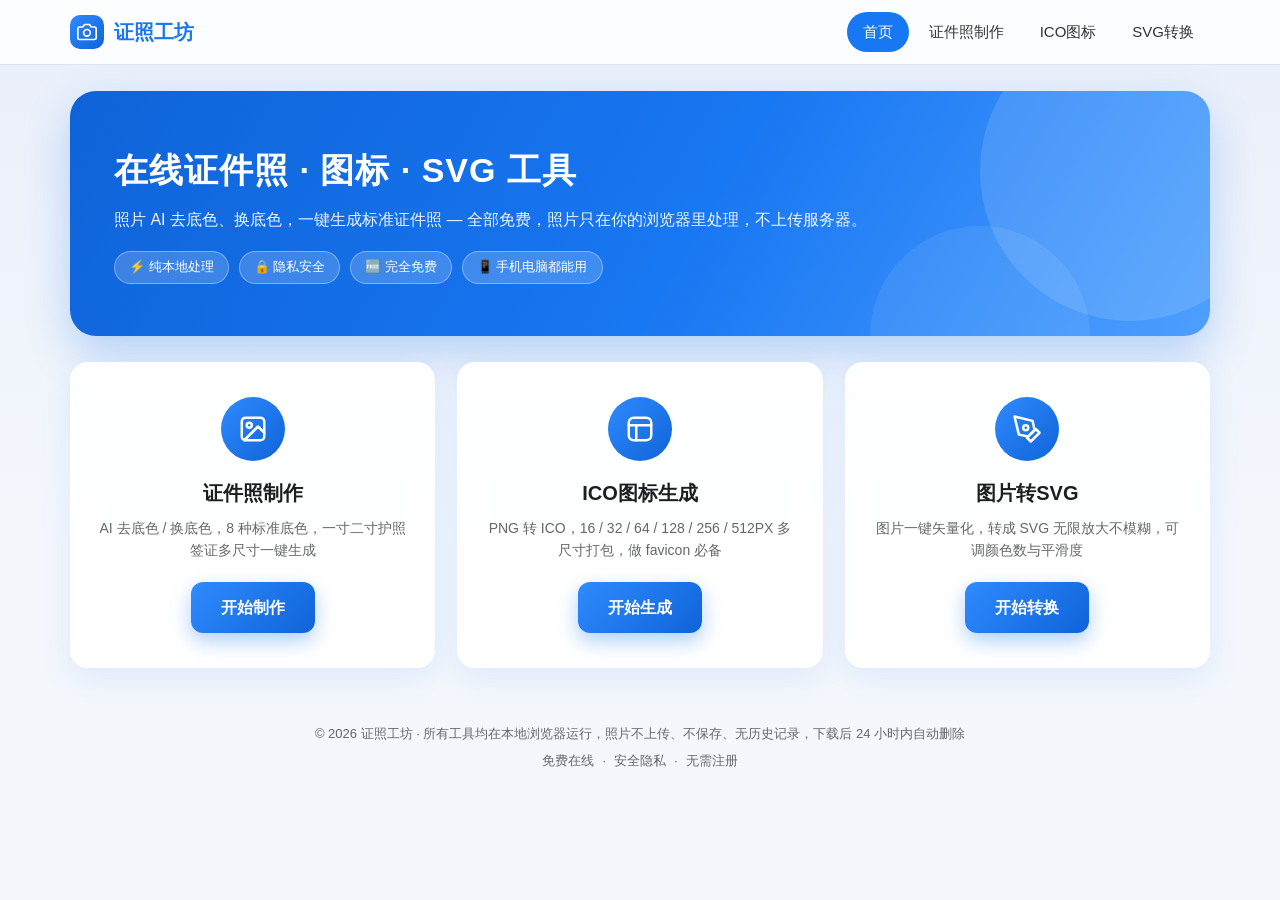
<file: index.html>
<!DOCTYPE html>
<html lang="zh-CN">
<head>
<meta charset="UTF-8">
<meta name="viewport" content="width=device-width, initial-scale=1.0">
<title>证照工坊 · 在线证件照 / ICO图标 / SVG转换</title>
<meta name="description" content="免费在线工具：AI证件照去底色换底色、多尺寸证件照生成，PNG转ICO图标（16~512PX），图片转SVG矢量化。所有处理均在本地浏览器完成，照片不会上传。">
<link rel="icon" href="data:image/svg+xml,%3Csvg xmlns='http://www.w3.org/2000/svg' viewBox='0 0 64 64'%3E%3Crect width='64' height='64' rx='14' fill='%231877F2'/%3E%3Ctext x='32' y='43' font-size='30' text-anchor='middle' fill='white' font-family='sans-serif' font-weight='bold'%3E%E8%AF%81%3C/text%3E%3C/svg%3E">
<link rel="stylesheet" href="assets/css/style.css">
</head>
<body class="page-home">

<header class="site-header">
  <div class="wrap">
    <a class="logo" href="index.html">
      <span class="logo-mark"><svg viewBox="0 0 24 24" fill="none" stroke="currentColor" stroke-width="2" stroke-linecap="round" stroke-linejoin="round"><path d="M23 19a2 2 0 0 1-2 2H3a2 2 0 0 1-2-2V8a2 2 0 0 1 2-2h4l2-3h6l2 3h4a2 2 0 0 1 2 2z"/><circle cx="12" cy="13" r="4"/></svg></span>
      证照工坊
    </a>
    <nav class="main-nav">
      <a href="index.html" class="active">首页</a>
      <a href="idphoto.html">证件照制作</a>
      <a href="ico.html">ICO图标</a>
      <a href="svg.html">SVG转换</a>
    </nav>
  </div>
</header>

<div class="wrap">
  <section class="hero">
    <h1>在线证件照 · 图标 · SVG 工具</h1>
    <p>照片 AI 去底色、换底色，一键生成标准证件照 — 全部免费，照片只在你的浏览器里处理，不上传服务器。</p>
    <div class="badges">
      <span>⚡ 纯本地处理</span>
      <span>🔒 隐私安全</span>
      <span>🆓 完全免费</span>
      <span>📱 手机电脑都能用</span>
    </div>
  </section>

  <section class="cards">
    <div class="tool-card">
      <div class="tool-icon"><svg viewBox="0 0 24 24" fill="none" stroke="currentColor" stroke-width="2" stroke-linecap="round" stroke-linejoin="round"><rect x="3" y="3" width="18" height="18" rx="3"/><circle cx="9" cy="9" r="2"/><path d="M21 15l-5-5L5 21"/></svg></div>
      <h3>证件照制作</h3>
      <p>AI 去底色 / 换底色，8 种标准底色，一寸二寸护照签证多尺寸一键生成</p>
      <a class="btn btn-primary" href="idphoto.html">开始制作</a>
    </div>
    <div class="tool-card">
      <div class="tool-icon"><svg viewBox="0 0 24 24" fill="none" stroke="currentColor" stroke-width="2" stroke-linecap="round" stroke-linejoin="round"><rect x="3" y="3" width="18" height="18" rx="4"/><path d="M3 9h18M9 21V9"/></svg></div>
      <h3>ICO图标生成</h3>
      <p>PNG 转 ICO，16 / 32 / 64 / 128 / 256 / 512PX 多尺寸打包，做 favicon 必备</p>
      <a class="btn btn-primary" href="ico.html">开始生成</a>
    </div>
    <div class="tool-card">
      <div class="tool-icon"><svg viewBox="0 0 24 24" fill="none" stroke="currentColor" stroke-width="2" stroke-linecap="round" stroke-linejoin="round"><path d="M12 19l7-7 3 3-7 7-3-3z"/><path d="M18 13l-1.5-7.5L2 2l3.5 14.5L13 18l5-5z"/><circle cx="11" cy="11" r="2"/></svg></div>
      <h3>图片转SVG</h3>
      <p>图片一键矢量化，转成 SVG 无限放大不模糊，可调颜色数与平滑度</p>
      <a class="btn btn-primary" href="svg.html">开始转换</a>
    </div>
  </section>
</div>

<footer class="site-footer">
  <div class="wrap">
    <div>© 2026 证照工坊 · 所有工具均在本地浏览器运行，照片不上传、不保存、无历史记录，下载后 24 小时内自动删除</div>
    <div class="links"><span>免费在线</span>·<span>安全隐私</span>·<span>无需注册</span></div>
  </div>
</footer>

</body>
</html>
</file>
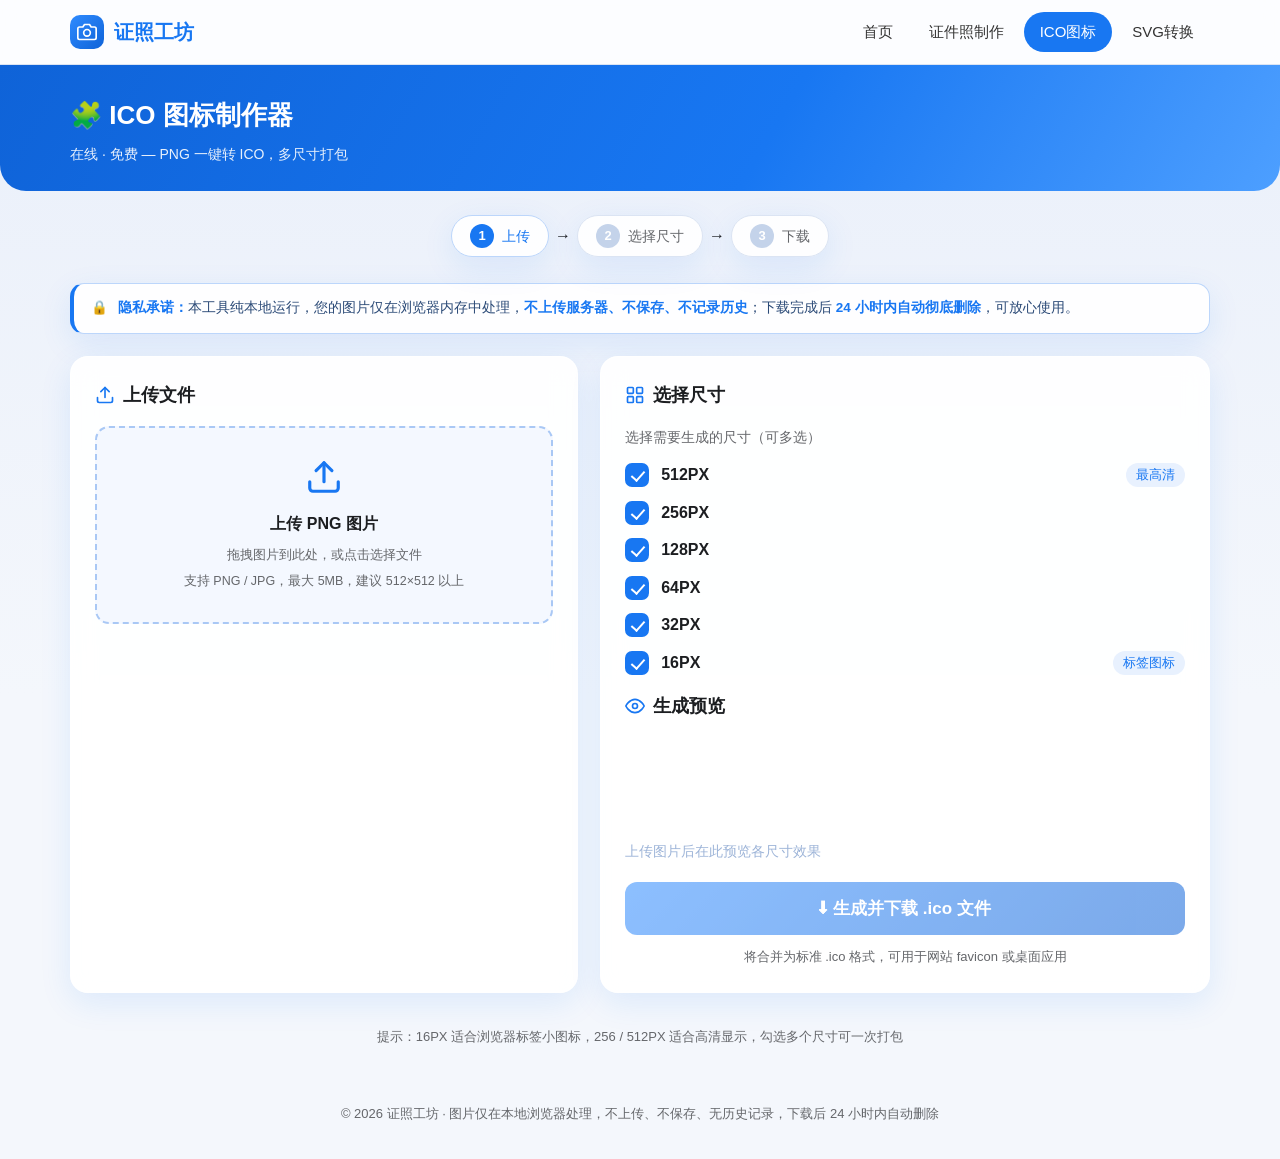
<file: ico.html>
<!DOCTYPE html>
<html lang="zh-CN">
<head>
<meta charset="UTF-8">
<meta name="viewport" content="width=device-width, initial-scale=1.0">
<title>ICO图标在线制作 · 证照工坊</title>
<meta name="description" content="PNG转ICO在线工具，16/32/64/128/256/512PX多尺寸打包下载，可做网站favicon。">
<link rel="icon" href="data:image/svg+xml,%3Csvg xmlns='http://www.w3.org/2000/svg' viewBox='0 0 64 64'%3E%3Crect width='64' height='64' rx='14' fill='%231877F2'/%3E%3Ctext x='32' y='43' font-size='30' text-anchor='middle' fill='white' font-family='sans-serif' font-weight='bold'%3E%E8%AF%81%3C/text%3E%3C/svg%3E">
<link rel="stylesheet" href="assets/css/style.css">
</head>
<body>

<header class="site-header">
  <div class="wrap">
    <a class="logo" href="index.html">
      <span class="logo-mark"><svg viewBox="0 0 24 24" fill="none" stroke="currentColor" stroke-width="2" stroke-linecap="round" stroke-linejoin="round"><path d="M23 19a2 2 0 0 1-2 2H3a2 2 0 0 1-2-2V8a2 2 0 0 1 2-2h4l2-3h6l2 3h4a2 2 0 0 1 2 2z"/><circle cx="12" cy="13" r="4"/></svg></span>
      证照工坊
    </a>
    <nav class="main-nav">
      <a href="index.html">首页</a>
      <a href="idphoto.html">证件照制作</a>
      <a href="ico.html" class="active">ICO图标</a>
      <a href="svg.html">SVG转换</a>
    </nav>
  </div>
</header>

<div class="page-head">
  <div class="wrap">
    <h1>🧩 ICO 图标制作器</h1>
    <p>在线 · 免费 — PNG 一键转 ICO，多尺寸打包</p>
  </div>
</div>

<div class="wrap">
  <div class="steps">
    <span class="step done" id="step1"><span class="n">1</span>上传</span><span class="arrow">→</span>
    <span class="step" id="step2"><span class="n">2</span>选择尺寸</span><span class="arrow">→</span>
    <span class="step" id="step3"><span class="n">3</span>下载</span>
  </div>

  <div class="privacy-banner">🔒 <span><b>隐私承诺：</b>本工具纯本地运行，您的图片仅在浏览器内存中处理，<b>不上传服务器、不保存、不记录历史</b>；下载完成后 <b>24 小时内自动彻底删除</b>，可放心使用。</span></div>

  <div class="tool-grid tool-grid-wide">
    <!-- 左：上传 -->
    <section class="panel">
      <h2><span class="p-ico"><svg viewBox="0 0 24 24" fill="none" stroke="currentColor" stroke-width="2" stroke-linecap="round" stroke-linejoin="round"><path d="M21 15v4a2 2 0 0 1-2 2H5a2 2 0 0 1-2-2v-4"/><polyline points="17 8 12 3 7 8"/><line x1="12" y1="3" x2="12" y2="15"/></svg></span>上传文件</h2>
      <div class="dropzone" id="dropzone">
        <div class="dz-ico"><svg viewBox="0 0 24 24" fill="none" stroke="currentColor" stroke-width="2" stroke-linecap="round" stroke-linejoin="round"><path d="M21 15v4a2 2 0 0 1-2 2H5a2 2 0 0 1-2-2v-4"/><polyline points="17 8 12 3 7 8"/><line x1="12" y1="3" x2="12" y2="15"/></svg></div>
        <b>上传 PNG 图片</b>
        <small>拖拽图片到此处，或点击选择文件<br>支持 PNG / JPG，最大 5MB，建议 512×512 以上</small>
        <input type="file" id="fileInput" accept="image/png,image/jpeg" hidden>
      </div>
      <div class="preview-box" id="origBox" style="display:none">
        <div class="cap">预览效果</div>
        <img id="origPreview" alt="图标预览" style="max-height:150px" data-private>
        <div class="file-info" id="fileInfo"></div>
      </div>
      <div class="grow"></div>
    </section>

    <!-- 右：尺寸 + 生成 -->
    <section class="panel">
      <h2><span class="p-ico"><svg viewBox="0 0 24 24" fill="none" stroke="currentColor" stroke-width="2" stroke-linecap="round" stroke-linejoin="round"><rect x="3" y="3" width="7" height="7" rx="1"/><rect x="14" y="3" width="7" height="7" rx="1"/><rect x="3" y="14" width="7" height="7" rx="1"/><rect x="14" y="14" width="7" height="7" rx="1"/></svg></span>选择尺寸</h2>
      <p style="font-size:14px;color:var(--muted);margin-bottom:14px">选择需要生成的尺寸（可多选）</p>
      <div class="check-list" id="checkList"></div>
      <h2 style="margin-top:8px"><span class="p-ico"><svg viewBox="0 0 24 24" fill="none" stroke="currentColor" stroke-width="2" stroke-linecap="round" stroke-linejoin="round"><path d="M1 12s4-8 11-8 11 8 11 8-4 8-11 8-11-8-11-8z"/><circle cx="12" cy="12" r="3"/></svg></span>生成预览</h2>
      <div class="ico-previews" id="icoPreviews">
        <span class="svg-empty">上传图片后在此预览各尺寸效果</span>
      </div>
      <button class="btn btn-primary btn-block btn-lg" id="genBtn" disabled>⬇ 生成并下载 .ico 文件</button>
      <p class="hint">将合并为标准 .ico 格式，可用于网站 favicon 或桌面应用</p>
    </section>
  </div>

  <p class="disclaimer">提示：16PX 适合浏览器标签小图标，256 / 512PX 适合高清显示，勾选多个尺寸可一次打包</p>
</div>

<footer class="site-footer">
  <div class="wrap">
    <div>© 2026 证照工坊 · 图片仅在本地浏览器处理，不上传、不保存、无历史记录，下载后 24 小时内自动删除</div>
  </div>
</footer>

<div class="toast" id="toast"></div>
<script src="assets/js/privacy.js"></script>
<script src="assets/js/ico.js"></script>
</body>
</html>
</file>
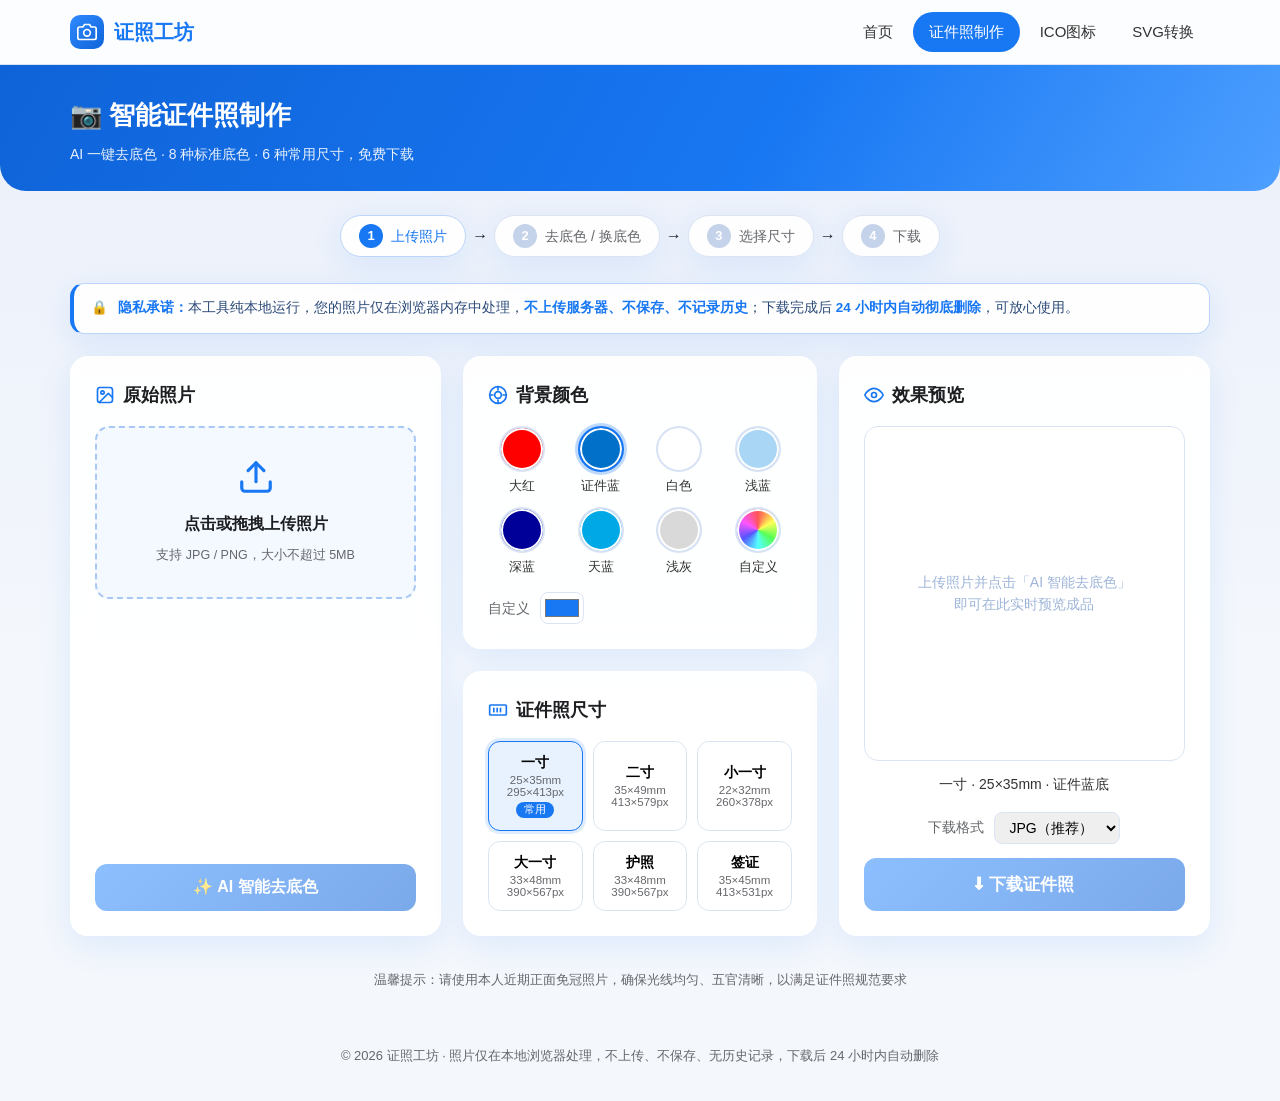
<file: idphoto.html>
<!DOCTYPE html>
<html lang="zh-CN">
<head>
<meta charset="UTF-8">
<meta name="viewport" content="width=device-width, initial-scale=1.0">
<title>智能证件照制作 · 证照工坊</title>
<meta name="description" content="AI证件照去底色换底色，一寸二寸护照签证多尺寸在线生成，免费下载。">
<link rel="icon" href="data:image/svg+xml,%3Csvg xmlns='http://www.w3.org/2000/svg' viewBox='0 0 64 64'%3E%3Crect width='64' height='64' rx='14' fill='%231877F2'/%3E%3Ctext x='32' y='43' font-size='30' text-anchor='middle' fill='white' font-family='sans-serif' font-weight='bold'%3E%E8%AF%81%3C/text%3E%3C/svg%3E">
<link rel="stylesheet" href="assets/css/style.css">
</head>
<body>

<header class="site-header">
  <div class="wrap">
    <a class="logo" href="index.html">
      <span class="logo-mark"><svg viewBox="0 0 24 24" fill="none" stroke="currentColor" stroke-width="2" stroke-linecap="round" stroke-linejoin="round"><path d="M23 19a2 2 0 0 1-2 2H3a2 2 0 0 1-2-2V8a2 2 0 0 1 2-2h4l2-3h6l2 3h4a2 2 0 0 1 2 2z"/><circle cx="12" cy="13" r="4"/></svg></span>
      证照工坊
    </a>
    <nav class="main-nav">
      <a href="index.html">首页</a>
      <a href="idphoto.html" class="active">证件照制作</a>
      <a href="ico.html">ICO图标</a>
      <a href="svg.html">SVG转换</a>
    </nav>
  </div>
</header>

<div class="page-head">
  <div class="wrap">
    <h1>📷 智能证件照制作</h1>
    <p>AI 一键去底色 · 8 种标准底色 · 6 种常用尺寸，免费下载</p>
  </div>
</div>

<div class="wrap">
  <div class="steps">
    <span class="step done" id="step1"><span class="n">1</span>上传照片</span><span class="arrow">→</span>
    <span class="step" id="step2"><span class="n">2</span>去底色 / 换底色</span><span class="arrow">→</span>
    <span class="step" id="step3"><span class="n">3</span>选择尺寸</span><span class="arrow">→</span>
    <span class="step" id="step4"><span class="n">4</span>下载</span>
  </div>

  <div class="privacy-banner">🔒 <span><b>隐私承诺：</b>本工具纯本地运行，您的照片仅在浏览器内存中处理，<b>不上传服务器、不保存、不记录历史</b>；下载完成后 <b>24 小时内自动彻底删除</b>，可放心使用。</span></div>

  <div class="tool-grid">
    <!-- 左：原始照片 -->
    <section class="panel">
      <h2><span class="p-ico"><svg viewBox="0 0 24 24" fill="none" stroke="currentColor" stroke-width="2" stroke-linecap="round" stroke-linejoin="round"><rect x="3" y="3" width="18" height="18" rx="3"/><circle cx="9" cy="9" r="2"/><path d="M21 15l-5-5L5 21"/></svg></span>原始照片</h2>
      <div class="dropzone" id="dropzone">
        <div class="dz-ico"><svg viewBox="0 0 24 24" fill="none" stroke="currentColor" stroke-width="2" stroke-linecap="round" stroke-linejoin="round"><path d="M21 15v4a2 2 0 0 1-2 2H5a2 2 0 0 1-2-2v-4"/><polyline points="17 8 12 3 7 8"/><line x1="12" y1="3" x2="12" y2="15"/></svg></div>
        <b>点击或拖拽上传照片</b>
        <small>支持 JPG / PNG，大小不超过 5MB</small>
        <input type="file" id="fileInput" accept="image/jpeg,image/png,image/webp" hidden>
      </div>
      <div class="preview-box" id="origBox" style="display:none">
        <div class="cap">原片预览</div>
        <img id="origPreview" alt="原片预览" data-private>
        <div class="file-info" id="fileInfo"></div>
      </div>
      <div class="grow"></div>
      <div style="margin-top:16px">
        <button class="btn btn-primary btn-block" id="rmBtn" disabled>✨ AI 智能去底色</button>
        <div class="progress" id="progress"><i id="progressBar"></i></div>
        <div class="progress-tip" id="progressTip">首次使用需下载 AI 模型（约 40MB），请稍候…</div>
      </div>
    </section>

    <!-- 中：背景颜色 + 尺寸 -->
    <div class="col-stack">
      <section class="panel">
        <h2><span class="p-ico"><svg viewBox="0 0 24 24" fill="none" stroke="currentColor" stroke-width="2" stroke-linecap="round" stroke-linejoin="round"><circle cx="12" cy="12" r="10"/><circle cx="12" cy="12" r="4"/><path d="M12 2v4M12 18v4M2 12h4M18 12h4"/></svg></span>背景颜色</h2>
        <div class="swatches" id="swatches"></div>
        <div class="custom-color">自定义 <input type="color" id="customColor" value="#1877F2" title="选择任意底色"></div>
      </section>
      <section class="panel">
        <h2><span class="p-ico"><svg viewBox="0 0 24 24" fill="none" stroke="currentColor" stroke-width="2" stroke-linecap="round" stroke-linejoin="round"><path d="M21 6H3a1 1 0 0 0-1 1v10a1 1 0 0 0 1 1h18a1 1 0 0 0 1-1V7a1 1 0 0 0-1-1z"/><path d="M7 10v4M11 10v4M15 10v4"/></svg></span>证件照尺寸</h2>
        <div class="size-grid" id="sizeGrid"></div>
      </section>
    </div>

    <!-- 右：效果预览 -->
    <section class="panel">
      <h2><span class="p-ico"><svg viewBox="0 0 24 24" fill="none" stroke="currentColor" stroke-width="2" stroke-linecap="round" stroke-linejoin="round"><path d="M1 12s4-8 11-8 11 8 11 8-4 8-11 8-11-8-11-8z"/><circle cx="12" cy="12" r="3"/></svg></span>效果预览</h2>
      <div class="result-frame grow" style="display:flex;align-items:center;justify-content:center;flex-direction:column">
        <img id="resultImg" alt="证件照预览" style="display:none" data-private>
        <div class="svg-empty" id="resultEmpty">上传照片并点击「AI 智能去底色」<br>即可在此实时预览成品</div>
      </div>
      <div class="result-cap" id="resultCap" style="text-align:center">一寸 · 25×35mm · 证件蓝底</div>
      <div class="format-row">下载格式
        <select id="formatSel">
          <option value="jpg">JPG（推荐）</option>
          <option value="png">PNG</option>
        </select>
      </div>
      <button class="btn btn-primary btn-block btn-lg" id="dlBtn" disabled>⬇ 下载证件照</button>
      <div class="result-note" id="resultNote" style="display:none">✔ 已处理完成，可直接下载</div>
    </section>
  </div>

  <p class="disclaimer">温馨提示：请使用本人近期正面免冠照片，确保光线均匀、五官清晰，以满足证件照规范要求</p>
</div>

<footer class="site-footer">
  <div class="wrap">
    <div>© 2026 证照工坊 · 照片仅在本地浏览器处理，不上传、不保存、无历史记录，下载后 24 小时内自动删除</div>
  </div>
</footer>

<div class="toast" id="toast"></div>
<script src="assets/js/privacy.js"></script>
<script src="assets/js/idphoto.js"></script>
</body>
</html>
</file>
<file: assets/css/style.css>
:root{
  --blue:#1877F2;
  --blue-dark:#0f63d8;
  --blue-soft:#e8f1fe;
  --bg1:#e9effa;
  --bg2:#f4f7fc;
  --ink:#1c1e21;
  --muted:#65676b;
  --line:#dbe4f3;
  --card:rgba(255,255,255,.92);
  --radius:18px;
  --shadow:0 10px 32px rgba(24,119,242,.10);
}
*{box-sizing:border-box;margin:0;padding:0}
html{-webkit-text-size-adjust:100%}
body{
  font-family:-apple-system,BlinkMacSystemFont,"PingFang SC","Hiragino Sans GB","Microsoft YaHei","Noto Sans SC",sans-serif;
  background:linear-gradient(180deg,var(--bg1),var(--bg2) 60%);
  color:var(--ink);
  min-height:100vh;
  line-height:1.6;
}
a{color:inherit;text-decoration:none}
img{max-width:100%}
.wrap{max-width:1180px;margin:0 auto;padding:0 20px}

/* ===== header ===== */
.site-header{
  position:sticky;top:0;z-index:50;
  background:rgba(255,255,255,.86);
  backdrop-filter:blur(14px);-webkit-backdrop-filter:blur(14px);
  border-bottom:1px solid var(--line);
}
.site-header .wrap{display:flex;align-items:center;gap:28px;height:64px}
.logo{display:flex;align-items:center;gap:10px;font-size:20px;font-weight:800;color:var(--blue)}
.logo-mark{
  width:34px;height:34px;border-radius:10px;flex:none;
  background:linear-gradient(135deg,#2f8bff,#0f63d8);
  display:flex;align-items:center;justify-content:center;color:#fff;
}
.logo-mark svg{width:20px;height:20px}
.main-nav{display:flex;gap:4px;margin-left:auto}
.main-nav a{
  padding:8px 16px;border-radius:999px;font-size:15px;color:#333;font-weight:500;
}
.main-nav a:hover{background:var(--blue-soft);color:var(--blue)}
.main-nav a.active{background:var(--blue);color:#fff}

/* ===== hero ===== */
.hero{
  margin:26px 0;
  background:linear-gradient(120deg,#0f63d8 0%,#1877F2 55%,#4d9fff 100%);
  border-radius:26px;color:#fff;padding:52px 44px;position:relative;overflow:hidden;
  box-shadow:0 18px 44px rgba(24,119,242,.28);
}
.hero::after{
  content:"";position:absolute;right:-70px;top:-70px;width:300px;height:300px;border-radius:50%;
  background:rgba(255,255,255,.12);
}
.hero::before{
  content:"";position:absolute;right:120px;bottom:-110px;width:220px;height:220px;border-radius:50%;
  background:rgba(255,255,255,.08);
}
.hero h1{font-size:34px;letter-spacing:1px;margin-bottom:10px;position:relative;z-index:1}
.hero p{opacity:.92;font-size:16px;position:relative;z-index:1}
.hero .badges{margin-top:18px;display:flex;gap:10px;flex-wrap:wrap;position:relative;z-index:1}
.hero .badges span{
  background:rgba(255,255,255,.18);border:1px solid rgba(255,255,255,.35);
  padding:5px 14px;border-radius:999px;font-size:13px;
}

/* ===== tool cards (home) ===== */
.cards{display:grid;grid-template-columns:repeat(3,1fr);gap:22px;margin:8px 0 30px}
.tool-card{
  background:var(--card);backdrop-filter:blur(12px);-webkit-backdrop-filter:blur(12px);
  border:1px solid rgba(255,255,255,.7);border-radius:var(--radius);
  box-shadow:var(--shadow);padding:34px 28px;text-align:center;
  transition:transform .18s ease, box-shadow .18s ease;
}
.tool-card:hover{transform:translateY(-4px);box-shadow:0 16px 40px rgba(24,119,242,.18)}
.tool-icon{
  width:64px;height:64px;border-radius:50%;margin:0 auto 16px;
  background:linear-gradient(135deg,#2f8bff,#0f63d8);
  display:flex;align-items:center;justify-content:center;color:#fff;
}
.tool-icon svg{width:30px;height:30px}
.tool-card h3{font-size:20px;margin-bottom:8px}
.tool-card p{color:var(--muted);font-size:14px;margin-bottom:20px;min-height:44px}

/* ===== buttons ===== */
.btn{
  display:inline-flex;align-items:center;justify-content:center;gap:8px;
  border:none;cursor:pointer;font-size:16px;font-weight:600;font-family:inherit;
  padding:13px 30px;border-radius:12px;transition:filter .15s ease, transform .1s ease;
}
.btn:active{transform:scale(.98)}
.btn-primary{background:linear-gradient(135deg,#2f8bff,#0f63d8);color:#fff;box-shadow:0 8px 20px rgba(24,119,242,.35)}
.btn-primary:hover{filter:brightness(1.06)}
.btn-primary:disabled{opacity:.55;cursor:not-allowed;box-shadow:none}
.btn-block{width:100%}
.btn-lg{font-size:17px;padding:15px 30px}

/* ===== page head + steps ===== */
.page-head{background:linear-gradient(120deg,#0f63d8,#1877F2 60%,#4d9fff);color:#fff;border-radius:0 0 26px 26px;padding:30px 0 26px;margin-bottom:24px}
.page-head h1{font-size:26px;display:flex;align-items:center;gap:12px}
.page-head p{opacity:.9;margin-top:6px;font-size:14px}
.steps{display:flex;align-items:center;justify-content:center;gap:6px;flex-wrap:wrap;margin:4px 0 26px}
.step{display:flex;align-items:center;gap:8px;background:var(--card);border:1px solid var(--line);
  padding:8px 18px;border-radius:999px;font-size:14px;color:var(--muted);box-shadow:var(--shadow)}
.step .n{width:24px;height:24px;border-radius:50%;background:#c4d3ea;color:#fff;
  display:flex;align-items:center;justify-content:center;font-size:13px;font-weight:700;flex:none}
.step.done{color:var(--blue);border-color:#bcd6fb}
.step.done .n{background:var(--blue)}
.step .arrow{color:#9db4d8;font-weight:700}

/* ===== panels ===== */
.tool-grid{display:grid;grid-template-columns:1.05fr 1fr 1.05fr;gap:22px;align-items:stretch;margin-bottom:34px}
.tool-grid-wide{grid-template-columns:1fr 1.2fr}
.col-stack{display:flex;flex-direction:column;gap:22px}
.panel{
  background:var(--card);backdrop-filter:blur(12px);-webkit-backdrop-filter:blur(12px);
  border:1px solid rgba(255,255,255,.7);border-radius:var(--radius);
  box-shadow:var(--shadow);padding:24px;display:flex;flex-direction:column;
}
.panel h2{font-size:18px;margin-bottom:16px;display:flex;align-items:center;gap:8px}
.panel h2 .p-ico{color:var(--blue);display:inline-flex}
.panel h2 .p-ico svg{width:20px;height:20px}
.panel .grow{flex:1}

/* dropzone */
.dropzone{
  border:2px dashed #a9c8f5;border-radius:14px;background:#f4f8ff;
  padding:30px 16px;text-align:center;cursor:pointer;transition:all .15s ease;
}
.dropzone:hover,.dropzone.drag{border-color:var(--blue);background:var(--blue-soft)}
.dropzone .dz-ico{color:var(--blue);margin-bottom:8px}
.dropzone .dz-ico svg{width:38px;height:38px}
.dropzone b{display:block;font-size:16px;margin-bottom:4px}
.dropzone small{color:var(--muted);font-size:12.5px}
.preview-box{margin-top:16px;text-align:center}
.preview-box .cap{font-size:13px;color:var(--muted);margin-bottom:8px}
.preview-box img{border-radius:12px;max-height:280px;box-shadow:0 4px 16px rgba(0,0,0,.10);background:#fff}
.file-info{margin-top:10px;font-size:12.5px;color:var(--muted);word-break:break-all}
.file-info .ok{color:#1a9e54;font-weight:600}

/* swatches */
.swatches{display:grid;grid-template-columns:repeat(4,1fr);gap:12px;margin-bottom:6px}
.swatch{display:flex;flex-direction:column;align-items:center;gap:6px;cursor:pointer;background:none;border:none;font-family:inherit}
.swatch .dot{width:46px;height:46px;border-radius:50%;border:2px solid #d7e2f5;box-shadow:inset 0 0 0 2px #fff;transition:transform .12s ease}
.swatch:hover .dot{transform:scale(1.08)}
.swatch.sel .dot{border-color:var(--blue);box-shadow:0 0 0 3px rgba(24,119,242,.28), inset 0 0 0 2px #fff}
.swatch span{font-size:12.5px;color:#333}
.custom-color{margin-top:10px;display:flex;align-items:center;gap:10px;font-size:14px;color:var(--muted)}
.custom-color input[type=color]{width:44px;height:32px;border:1px solid var(--line);border-radius:8px;background:#fff;padding:2px;cursor:pointer}

/* size grid */
.size-grid{display:grid;grid-template-columns:repeat(3,1fr);gap:10px}
.size-card{
  border:1.5px solid var(--line);border-radius:12px;background:#fff;padding:12px 6px;
  text-align:center;cursor:pointer;transition:all .12s ease;font-family:inherit;
}
.size-card:hover{border-color:#9cc2f7}
.size-card.sel{border-color:var(--blue);background:var(--blue-soft);box-shadow:0 0 0 3px rgba(24,119,242,.14)}
.size-card b{display:block;font-size:14px}
.size-card small{color:var(--muted);font-size:11.5px;display:block;margin-top:2px}
.tag{display:inline-block;background:var(--blue);color:#fff;font-size:10.5px;border-radius:999px;padding:1px 8px;margin-top:4px}

/* result */
.result-frame{background:#fff;border:1px solid var(--line);border-radius:14px;padding:14px;text-align:center}
.result-frame img{border-radius:8px;max-height:340px;box-shadow:0 4px 14px rgba(0,0,0,.08)}
.result-cap{margin:12px 0 16px;font-size:14px;color:#333}
.result-note{margin-top:12px;font-size:13px;color:#1a9e54;text-align:center}
.format-row{display:flex;gap:10px;align-items:center;justify-content:center;margin-bottom:14px;font-size:14px;color:var(--muted)}
.format-row select{font-size:14px;padding:6px 10px;border:1px solid var(--line);border-radius:8px;font-family:inherit}

/* progress */
.progress{height:8px;background:#e3ecfa;border-radius:99px;overflow:hidden;margin-top:12px;display:none}
.progress.show{display:block}
.progress i{display:block;height:100%;width:0;background:linear-gradient(90deg,#2f8bff,#0f63d8);border-radius:99px;transition:width .2s}
.progress-tip{font-size:12.5px;color:var(--muted);margin-top:6px;display:none}
.progress-tip.show{display:block}

/* checkboxes (ico) */
.check-list{display:flex;flex-direction:column;gap:12px;margin-bottom:8px}
.check-item{display:flex;align-items:center;gap:12px;font-size:16px;cursor:pointer;user-select:none}
.check-item input{appearance:none;-webkit-appearance:none;width:24px;height:24px;border:2px solid #b9cdf0;border-radius:7px;cursor:pointer;position:relative;flex:none;background:#fff;transition:all .12s}
.check-item input:checked{background:var(--blue);border-color:var(--blue)}
.check-item input:checked::after{content:"";position:absolute;left:7px;top:3px;width:6px;height:11px;border:solid #fff;border-width:0 2.5px 2.5px 0;transform:rotate(42deg)}
.check-item .px{font-weight:600}
.check-item .sub{margin-left:auto;font-size:12.5px;color:var(--blue);background:var(--blue-soft);padding:2px 10px;border-radius:99px}
.ico-previews{display:flex;align-items:flex-end;gap:14px;flex-wrap:wrap;margin:16px 0 20px;min-height:110px}
.ico-prev{text-align:center}
.ico-prev .thumb{background:#fff;border:1px solid var(--line);border-radius:10px;padding:6px;display:inline-flex;box-shadow:0 3px 10px rgba(0,0,0,.06)}
.ico-prev small{display:block;margin-top:6px;color:var(--muted);font-size:12px}
.hint{font-size:13px;color:var(--muted);text-align:center;margin-top:12px}

/* sliders (svg) */
.slider-row{margin-bottom:22px}
.slider-row .lab{display:flex;justify-content:space-between;align-items:center;font-size:15px;margin-bottom:10px}
.slider-row .val{background:var(--blue-soft);color:var(--blue);font-weight:700;font-size:13px;padding:3px 12px;border-radius:99px}
input[type=range]{width:100%;accent-color:var(--blue);height:28px;cursor:pointer}
.switch-row{display:flex;align-items:center;justify-content:space-between;margin:6px 0 18px}
.switch-row .t b{display:block;font-size:15px}
.switch-row .t small{color:var(--muted);font-size:12.5px}
.switch{position:relative;width:52px;height:30px;flex:none;cursor:pointer}
.switch input{opacity:0;width:0;height:0}
.switch .tr{position:absolute;inset:0;background:#c9d6ec;border-radius:99px;transition:.2s}
.switch .tr::before{content:"";position:absolute;width:24px;height:24px;left:3px;top:3px;background:#fff;border-radius:50%;transition:.2s;box-shadow:0 2px 6px rgba(0,0,0,.2)}
.switch input:checked + .tr{background:var(--blue)}
.switch input:checked + .tr::before{transform:translateX(22px)}
.tip-box{background:var(--blue-soft);border-radius:12px;padding:12px 14px;font-size:13px;color:#2b5cab;display:flex;gap:8px}
.svg-preview-box{background:#fff;border:1px solid var(--line);border-radius:14px;min-height:280px;
  display:flex;align-items:center;justify-content:center;padding:16px;overflow:hidden;position:relative}
.svg-preview-box svg{width:100%;height:auto;max-height:380px}
.svg-empty{color:#9db4d8;font-size:14px;text-align:center}

/* footer */
.site-footer{margin-top:10px;padding:26px 0 34px;text-align:center;color:var(--muted);font-size:13px}
.site-footer .links{display:flex;gap:8px;justify-content:center;flex-wrap:wrap;margin-top:6px}

/* toast */
.toast{
  position:fixed;left:50%;bottom:36px;transform:translateX(-50%) translateY(20px);
  background:#1c1e21;color:#fff;padding:12px 22px;border-radius:12px;font-size:14px;
  opacity:0;pointer-events:none;transition:all .25s ease;z-index:99;max-width:90vw;text-align:center;
  box-shadow:0 10px 30px rgba(0,0,0,.25);
}
.toast.show{opacity:1;transform:translateX(-50%) translateY(0)}
.toast.err{background:#c92a2a}

/* disclaimer */
.disclaimer{text-align:center;color:var(--muted);font-size:13px;margin:6px 0 30px}

@media (max-width:980px){
  .wrap{padding:0 14px}

  /* header：更紧凑，导航横滑 */
  .site-header .wrap{height:auto;min-height:0;padding-top:9px;padding-bottom:9px;gap:8px 12px;flex-wrap:wrap}
  .logo{font-size:17px;gap:8px}
  .logo-mark{width:30px;height:30px;border-radius:9px}
  .logo-mark svg{width:17px;height:17px}
  .main-nav{margin-left:0;width:100%;flex-wrap:nowrap;overflow-x:auto;gap:2px;padding-bottom:2px;-webkit-overflow-scrolling:touch}
  .main-nav a{flex:none;white-space:nowrap;padding:7px 13px;font-size:13.5px}

  /* hero：收紧留白、缩小字号 */
  .hero{margin:14px 0;padding:30px 22px;border-radius:20px}
  .hero h1{font-size:23px}
  .hero p{font-size:14px}
  .hero .badges{margin-top:14px;gap:8px}
  .hero .badges span{font-size:12px;padding:4px 11px}

  /* 首页卡片 */
  .cards{grid-template-columns:1fr;gap:14px;margin-bottom:24px}
  .tool-card{padding:26px 20px}
  .tool-icon{width:54px;height:54px;margin-bottom:12px}
  .tool-icon svg{width:26px;height:26px}
  .tool-card h3{font-size:18px}
  .tool-card p{min-height:0;font-size:13.5px}

  /* 工具页顶栏 + 步骤条：单行横滑 */
  .page-head{padding:20px 0 16px;border-radius:0 0 20px 20px;margin-bottom:12px}
  .page-head h1{font-size:20px}
  .page-head p{font-size:13px}
  .steps{flex-wrap:nowrap;overflow-x:auto;justify-content:flex-start;gap:4px;
    margin:0 -14px 14px;padding:4px 14px 10px;-webkit-overflow-scrolling:touch}
  .step{flex:none;font-size:12.5px;padding:6px 12px;gap:6px}
  .step .n{width:20px;height:20px;font-size:11px}
  .step .arrow{flex:none}

  /* 隐私条 */
  .privacy-banner{font-size:12.5px;padding:10px 13px;margin-bottom:14px;border-radius:12px}

  /* 面板：单列、紧凑 */
  .tool-grid{grid-template-columns:1fr;gap:14px;margin-bottom:22px}
  .col-stack{gap:14px}
  .panel{padding:18px;border-radius:15px}
  .panel h2{font-size:16px;margin-bottom:12px}
  .dropzone{padding:22px 12px;border-radius:12px}
  .dropzone b{font-size:15px}
  .preview-box img{max-height:220px}
  .file-info{font-size:12px}

  /* 颜色与尺寸：更大的触控目标 */
  .swatches{gap:10px}
  .swatch .dot{width:42px;height:42px}
  .swatch span{font-size:12px}
  .size-grid{grid-template-columns:repeat(2,1fr);gap:10px}
  .result-frame img{max-height:260px}
  .result-cap{font-size:13px}
  .format-row{font-size:13px}

  /* 按钮 */
  .btn{font-size:15px;padding:12px 24px}
  .btn-lg{font-size:16px;padding:13px 24px}

  /* ICO / SVG 页 */
  .check-item{font-size:15px}
  .ico-previews{gap:10px;min-height:90px}
  .svg-preview-box{min-height:220px}
  .slider-row .lab{font-size:14px}
  .tip-box{font-size:12.5px}
  .hint{font-size:12.5px}

  .disclaimer{font-size:12px;margin:4px 0 22px;padding:0 4px}
  .site-footer{font-size:12px;padding:20px 0 28px}
  .toast{bottom:24px;font-size:13px;max-width:92vw}

  /* 手机首页：隐藏菜单和 banner，更简洁 */
  .page-home .main-nav{display:none}
  .page-home .hero{display:none}
  .page-home .cards{margin-top:16px}
}

/* privacy banner */
.privacy-banner{
  display:flex;gap:10px;align-items:flex-start;
  background:rgba(255,255,255,.94);
  border:1px solid #bcd6fb;border-left:4px solid var(--blue);
  border-radius:14px;padding:13px 17px;font-size:13.5px;color:#2b4a77;line-height:1.7;
  margin-bottom:22px;box-shadow:var(--shadow);
}
.privacy-banner b{color:var(--blue)}
</file>
